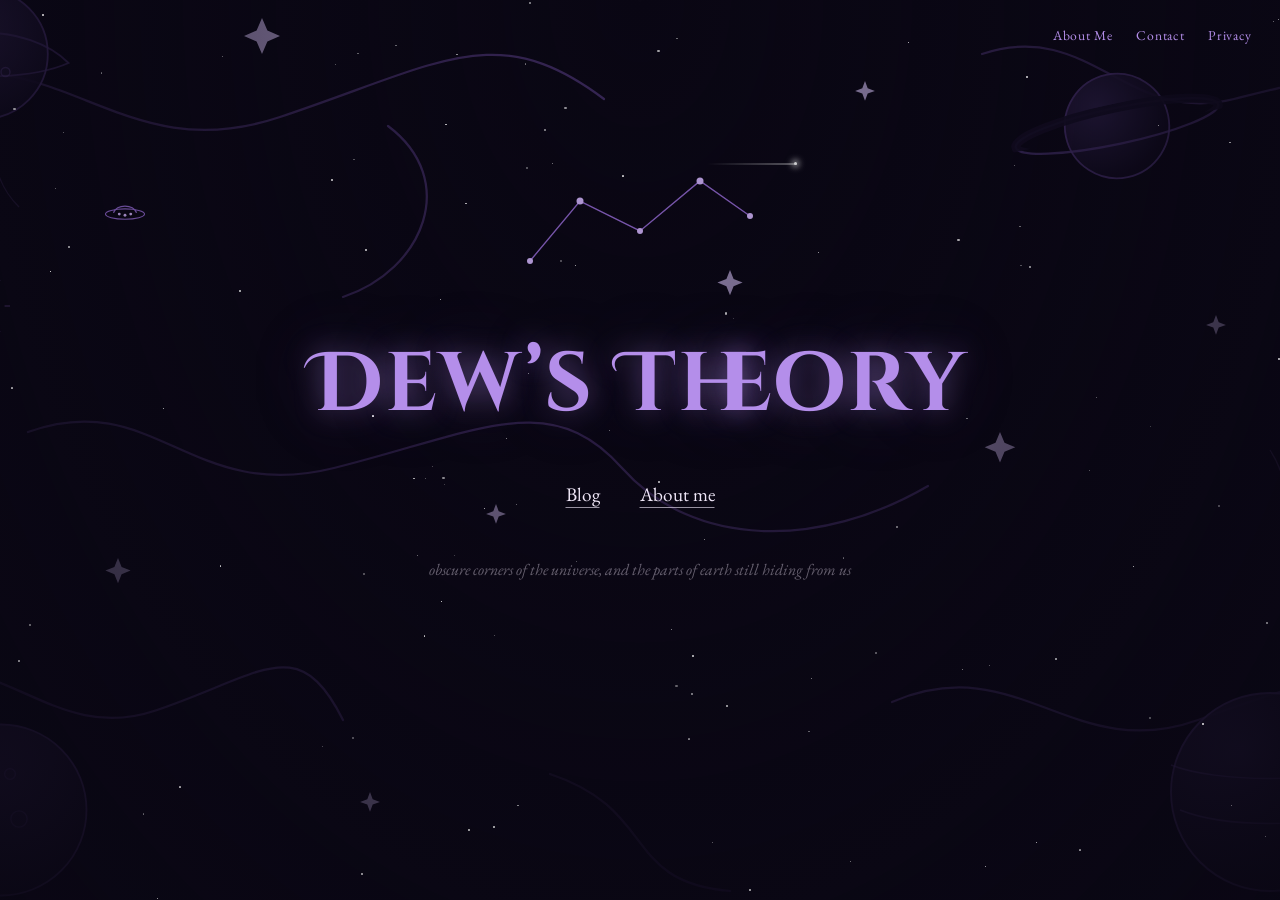
<file: index.html>
<!DOCTYPE html>
<html lang="en">
<head>
<meta charset="UTF-8">
<meta name="viewport" content="width=device-width, initial-scale=1.0">
<title>Dew's Theory</title>
<meta name="description" content="Dew's Theory — obscure essays on the universe and the hidden corners of Earth.">
<link rel="stylesheet" href="styles.css">
</head>
<body>

  <div class="bg-art"><img src="bg-art.svg" alt="" role="presentation"></div>
  <div class="bg-veil"></div>
  <div id="stars"></div>
  <div class="shooting-star" aria-hidden="true"></div>
  <svg class="doodle-ufo" viewBox="0 0 80 50" fill="none" xmlns="http://www.w3.org/2000/svg" aria-hidden="true">
    <ellipse cx="40" cy="28" rx="34" ry="9" stroke="#8a63c4" stroke-width="2"/>
    <path d="M 20 26 C 24 10, 56 10, 60 26" stroke="#8a63c4" stroke-width="2" fill="none"/>
    <circle cx="30" cy="28" r="2.5" fill="#cbaef2"/>
    <circle cx="40" cy="30" r="2.5" fill="#cbaef2"/>
    <circle cx="50" cy="28" r="2.5" fill="#cbaef2"/>
  </svg>

  <nav class="utility-nav" aria-label="Utility">
    <a href="about.html">About Me</a>
    <a href="contact.html">Contact</a>
    <a href="privacy.html">Privacy</a>
  </nav>

  <main class="hero">
    <svg class="constellation" viewBox="0 0 260 140" fill="none" xmlns="http://www.w3.org/2000/svg" aria-hidden="true">
      <path d="M 20 100 L 70 40 L 130 70 L 190 20 L 240 55" stroke="#8a63c4" stroke-width="1.4" stroke-linecap="round"/>
      <circle cx="20" cy="100" r="3" fill="#cbaef2"/>
      <circle cx="70" cy="40" r="3.5" fill="#cbaef2"/>
      <circle cx="130" cy="70" r="3" fill="#cbaef2"/>
      <circle cx="190" cy="20" r="3.5" fill="#cbaef2"/>
      <circle cx="240" cy="55" r="3" fill="#cbaef2"/>
    </svg>

    <h1 class="wordmark">Dew&rsquo;s&nbsp;Theory</h1>

    <nav class="hero-nav" aria-label="Primary">
      <a href="blog.html">Blog</a>
      <a href="about.html">About me</a>
    </nav>

    <p class="hero-tag">obscure corners of the universe, and the parts of earth still hiding from us</p>
  </main>

  <script src="script.js"></script>
</body>
</html>
</file>
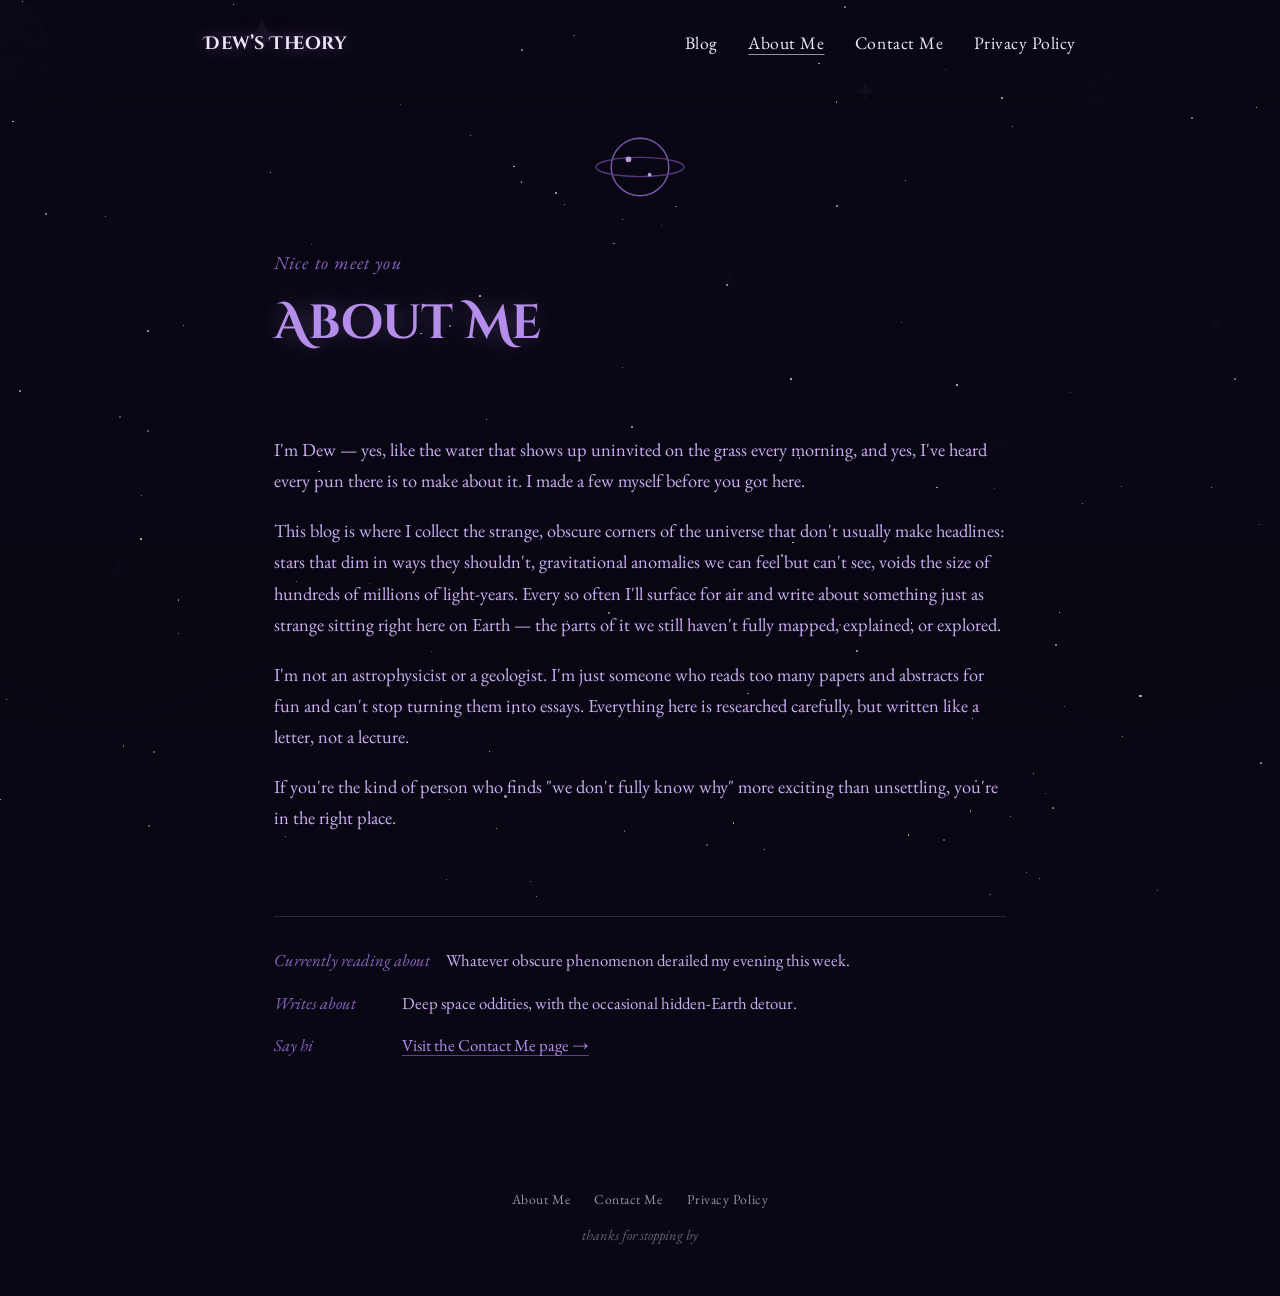
<file: about.html>
<!DOCTYPE html>
<html lang="en">
<head>
<meta charset="UTF-8">
<meta name="viewport" content="width=device-width, initial-scale=1.0">
<title>About Me — Dew's Theory</title>
<meta name="description" content="A little about the person writing Dew's Theory.">
<link rel="stylesheet" href="styles.css">
</head>
<body class="inner page-purple">

  <div class="bg-art"><img src="bg-art.svg" alt="" role="presentation"></div>
  <div class="bg-veil"></div>
  <div id="stars"></div>

  <nav class="site-nav" aria-label="Primary">
    <a class="brand-mini" href="index.html">Dew&rsquo;s Theory</a>
    <div class="nav-links">
      <a href="blog.html">Blog</a>
      <a href="about.html" class="active">About Me</a>
      <a href="contact.html">Contact Me</a>
      <a href="privacy.html">Privacy Policy</a>
    </div>
  </nav>

  <div class="page-wrap about-layout">
    <svg class="about-sigil" viewBox="0 0 100 100" fill="none" xmlns="http://www.w3.org/2000/svg" aria-hidden="true">
      <circle cx="50" cy="50" r="30" stroke="#8a63c4" stroke-width="1.5"/>
      <ellipse cx="50" cy="50" rx="46" ry="10" stroke="#5b3f8a" stroke-width="1.5"/>
      <circle cx="38" cy="42" r="3" fill="#cbaef2"/>
      <circle cx="60" cy="58" r="2" fill="#cbaef2"/>
    </svg>

    <div>
      <p class="eyebrow">Nice to meet you</p>
      <h1 class="page-title">About Me</h1>
    </div>

    <div class="about-body">
      <p>I'm Dew — yes, like the water that shows up uninvited on the grass every morning, and yes, I've heard every pun there is to make about it. I made a few myself before you got here.</p>
      <p>This blog is where I collect the strange, obscure corners of the universe that don't usually make headlines: stars that dim in ways they shouldn't, gravitational anomalies we can feel but can't see, voids the size of hundreds of millions of light-years. Every so often I'll surface for air and write about something just as strange sitting right here on Earth — the parts of it we still haven't fully mapped, explained, or explored.</p>
      <p>I'm not an astrophysicist or a geologist. I'm just someone who reads too many papers and abstracts for fun and can't stop turning them into essays. Everything here is researched carefully, but written like a letter, not a lecture.</p>
      <p>If you're the kind of person who finds "we don't fully know why" more exciting than unsettling, you're in the right place.</p>
    </div>

    <ul class="about-facts">
      <li><span class="fact-label">Currently reading about</span><span>Whatever obscure phenomenon derailed my evening this week.</span></li>
      <li><span class="fact-label">Writes about</span><span>Deep space oddities, with the occasional hidden-Earth detour.</span></li>
      <li><span class="fact-label">Say hi</span><span><a class="contact-link" href="contact.html">Visit the Contact Me page →</a></span></li>
    </ul>
  </div>

  <footer class="site-footer">
    <nav class="footer-nav" aria-label="Footer">
      <a href="about.html">About Me</a>
      <a href="contact.html">Contact Me</a>
      <a href="privacy.html">Privacy Policy</a>
    </nav>
    thanks for stopping by
  </footer>

  <script src="script.js"></script>
</body>
</html>
</file>
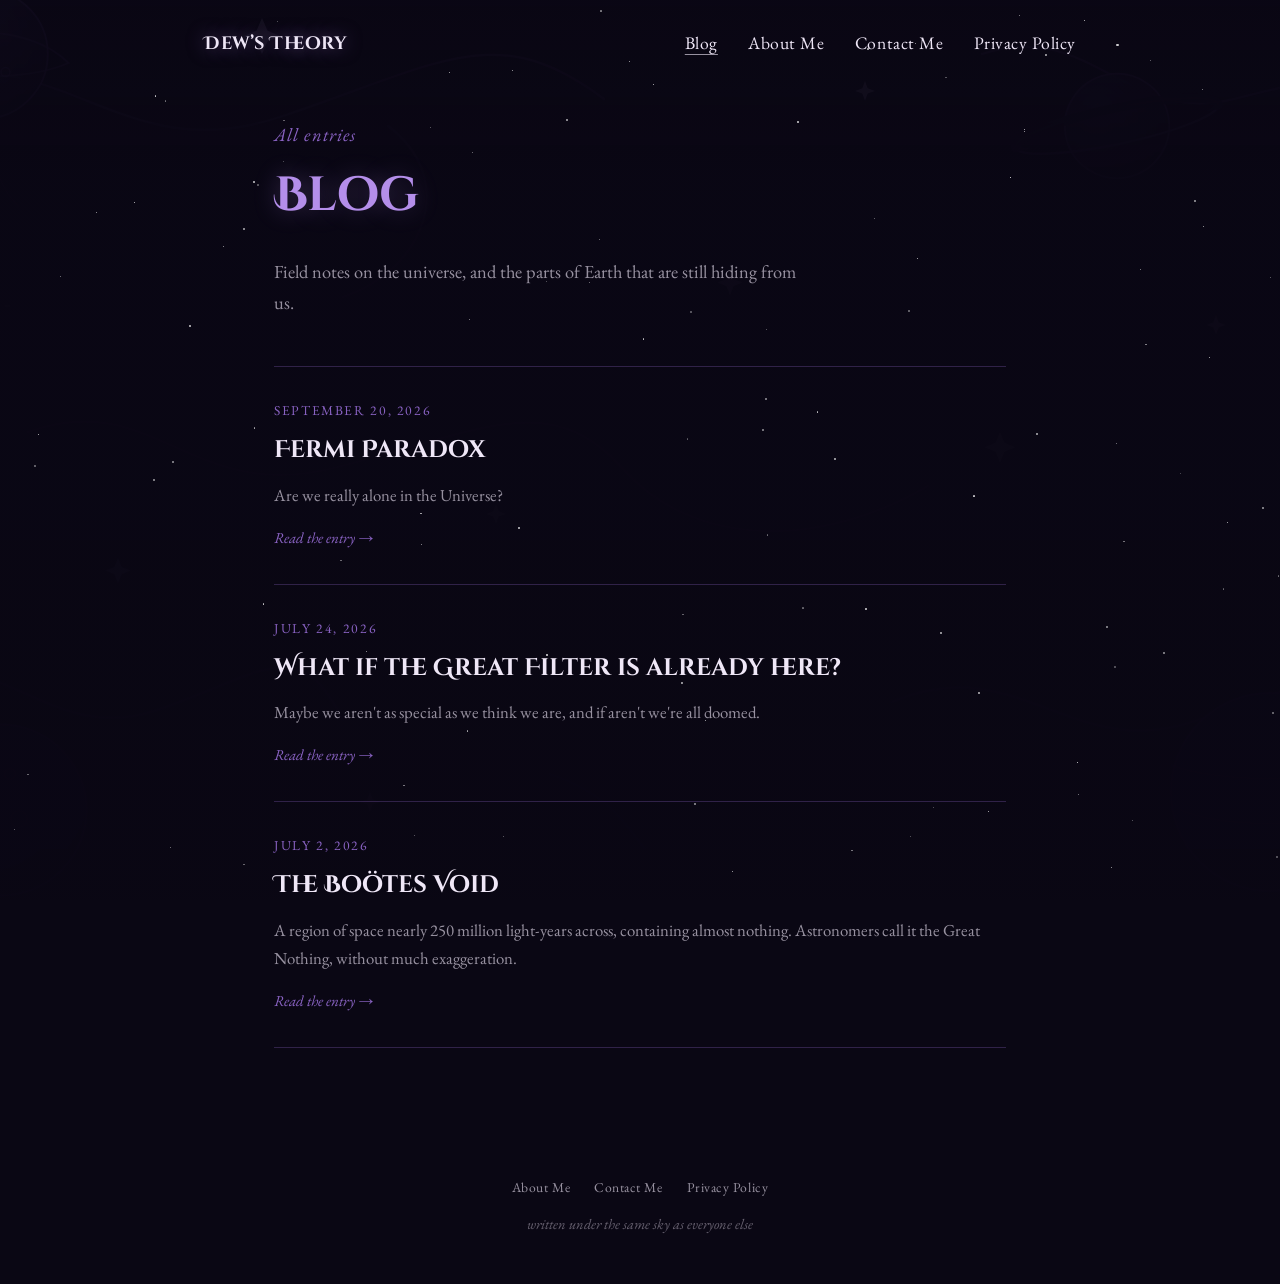
<file: blog.html>
<!DOCTYPE html>
<html lang="en">
<head>
<meta charset="UTF-8">
<meta name="viewport" content="width=device-width, initial-scale=1.0">
<title>Blog — Dew's Theory</title>
<meta name="description" content="Field notes on the universe, and the hidden corners of Earth, from Dew's Theory.">
<link rel="stylesheet" href="styles.css">
</head>
<body class="inner">

  <div class="bg-art"><img src="bg-art.svg" alt="" role="presentation"></div>
  <div class="bg-veil"></div>
  <div id="stars"></div>

  <nav class="site-nav" aria-label="Primary">
    <a class="brand-mini" href="index.html">Dew&rsquo;s Theory</a>
    <div class="nav-links">
      <a href="blog.html" class="active">Blog</a>
      <a href="about.html">About Me</a>
      <a href="contact.html">Contact Me</a>
      <a href="privacy.html">Privacy Policy</a>
    </div>
  </nav>

  <div class="page-wrap">
    <p class="eyebrow">All entries</p>
    <h1 class="page-title">Blog</h1>
    <p class="page-intro">Field notes on the universe, and the parts of Earth that are still hiding from us.</p>

    <div class="post-list" id="post-list"></div>
  </div>

  <footer class="site-footer">
    <nav class="footer-nav" aria-label="Footer">
      <a href="about.html">About Me</a>
      <a href="contact.html">Contact Me</a>
      <a href="privacy.html">Privacy Policy</a>
    </nav>
    written under the same sky as everyone else
  </footer>

  <script src="script.js"></script>
  <script src="posts.js"></script>
  <script src="blog-list.js"></script>
</body>
</html>
</file>
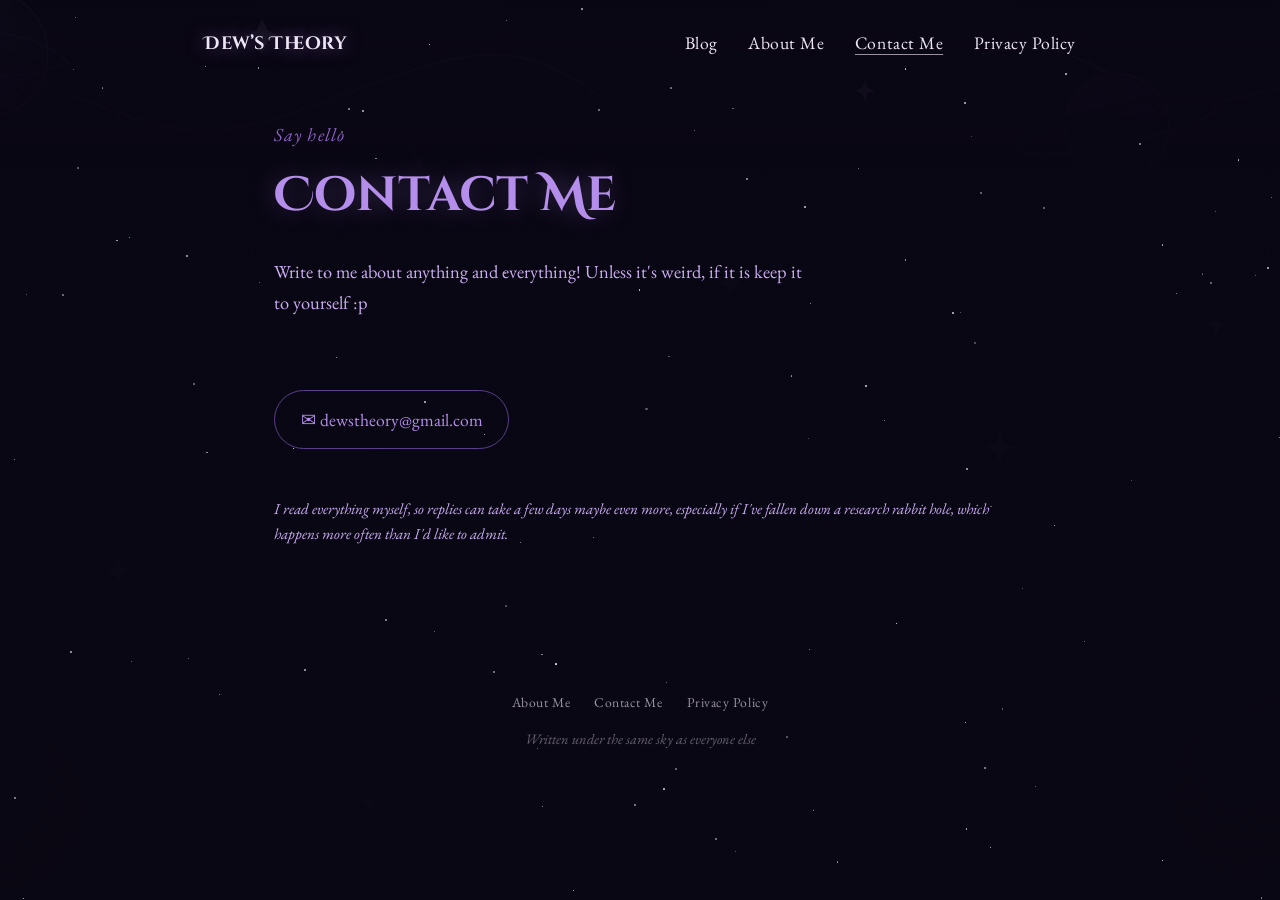
<file: contact.html>
<!DOCTYPE html>
<html lang="en">
<head>
<meta charset="UTF-8">
<meta name="viewport" content="width=device-width, initial-scale=1.0">
<title>Contact Me — Dew's Theory</title>
<meta name="description" content="Get in touch with Dew's Theory.">
<link rel="stylesheet" href="styles.css">
</head>
<body class="inner page-purple">

  <div class="bg-art"><img src="bg-art.svg" alt="" role="presentation"></div>
  <div class="bg-veil"></div>
  <div id="stars"></div>

  <nav class="site-nav" aria-label="Primary">
    <a class="brand-mini" href="index.html">Dew&rsquo;s Theory</a>
    <div class="nav-links">
      <a href="blog.html">Blog</a>
      <a href="about.html">About Me</a>
      <a href="contact.html" class="active">Contact Me</a>
      <a href="privacy.html">Privacy Policy</a>
    </div>
  </nav>

  <div class="page-wrap">
    <p class="eyebrow">Say hello</p>
    <h1 class="page-title">Contact Me</h1>
    <p class="page-intro">Write to me about anything and everything! Unless it's weird, if it is keep it to yourself :p </p>

    <a class="contact-cta" href="mailto:dewstheory@gmail.com">✉ dewstheory@gmail.com</a>

    <p class="contact-note">I read everything myself, so replies can take a few days maybe even more, especially if I've fallen down a research rabbit hole, which happens more often than I'd like to admit.</p>
  </div>

  <footer class="site-footer">
    <nav class="footer-nav" aria-label="Footer">
      <a href="about.html">About Me</a>
      <a href="contact.html">Contact Me</a>
      <a href="privacy.html">Privacy Policy</a>
    </nav>
    Written under the same sky as everyone else
  </footer>

  <script src="script.js"></script>
</body>
</html>
</file>
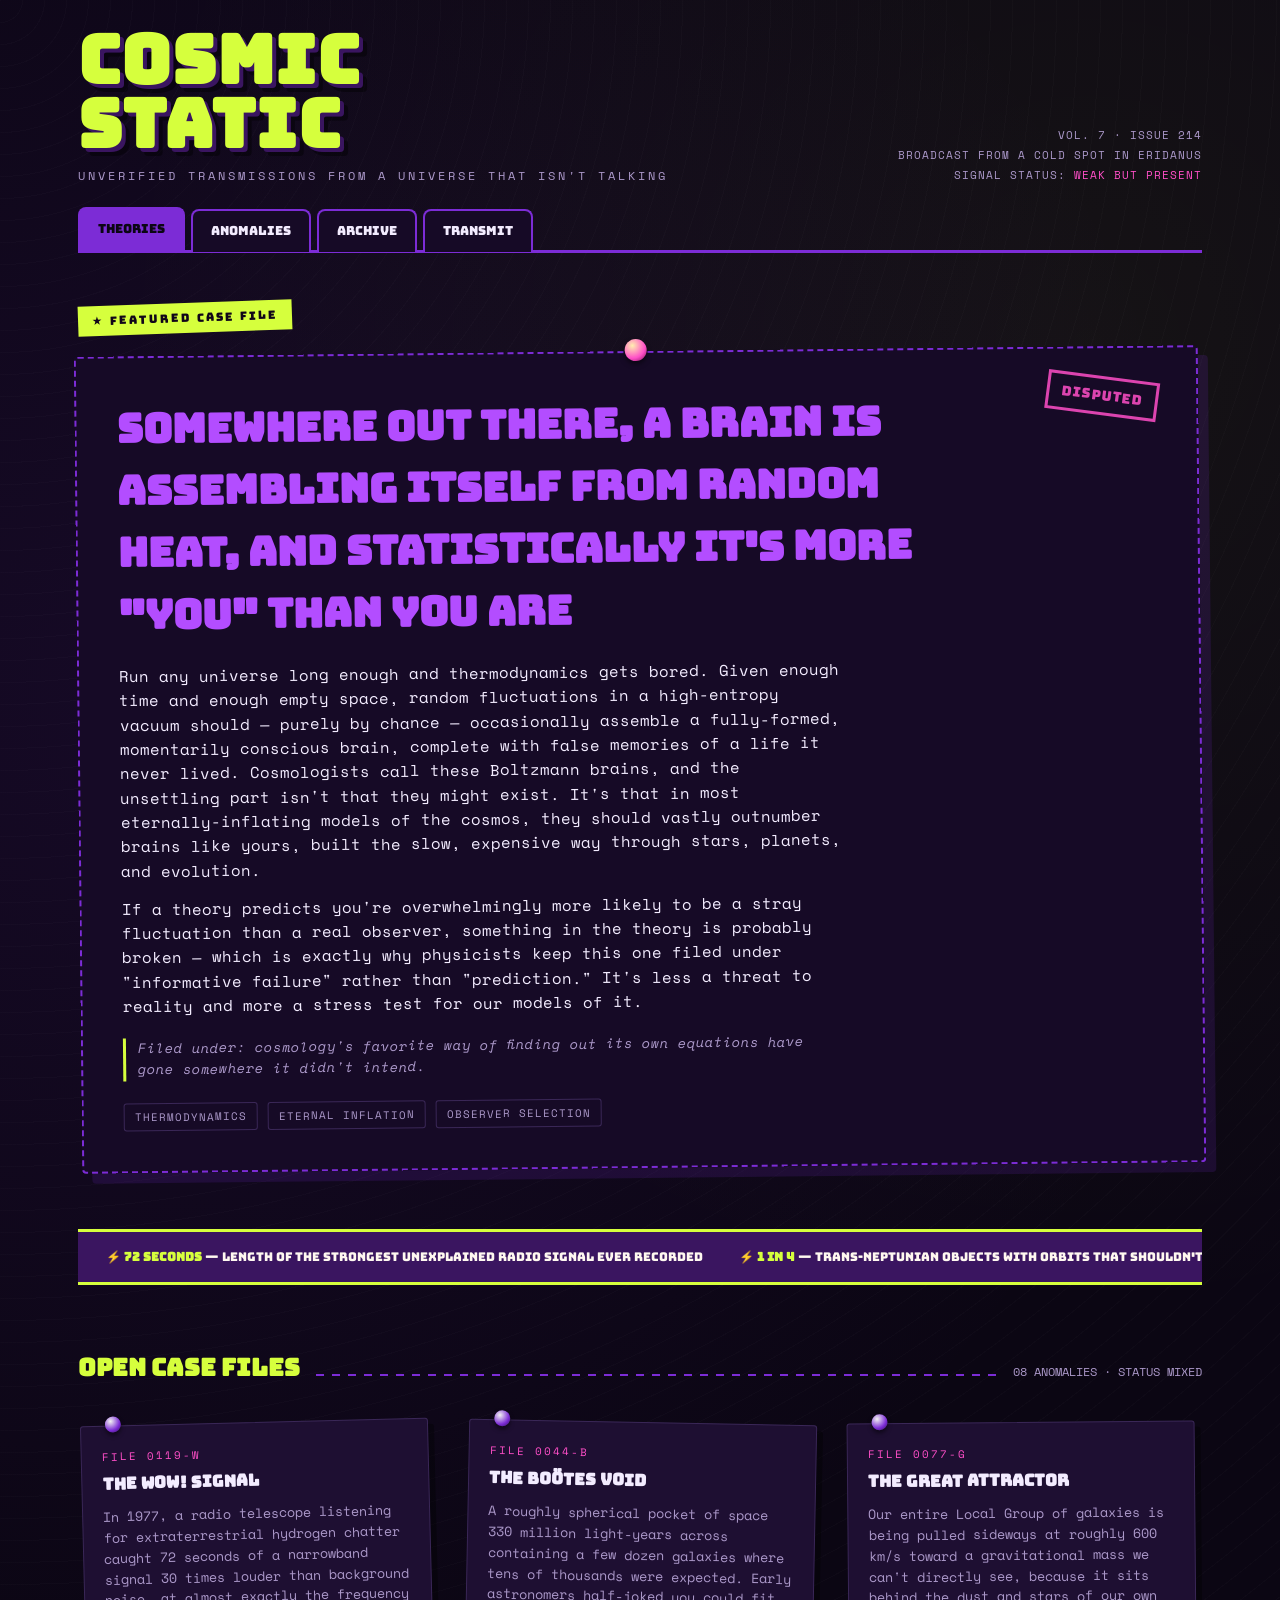
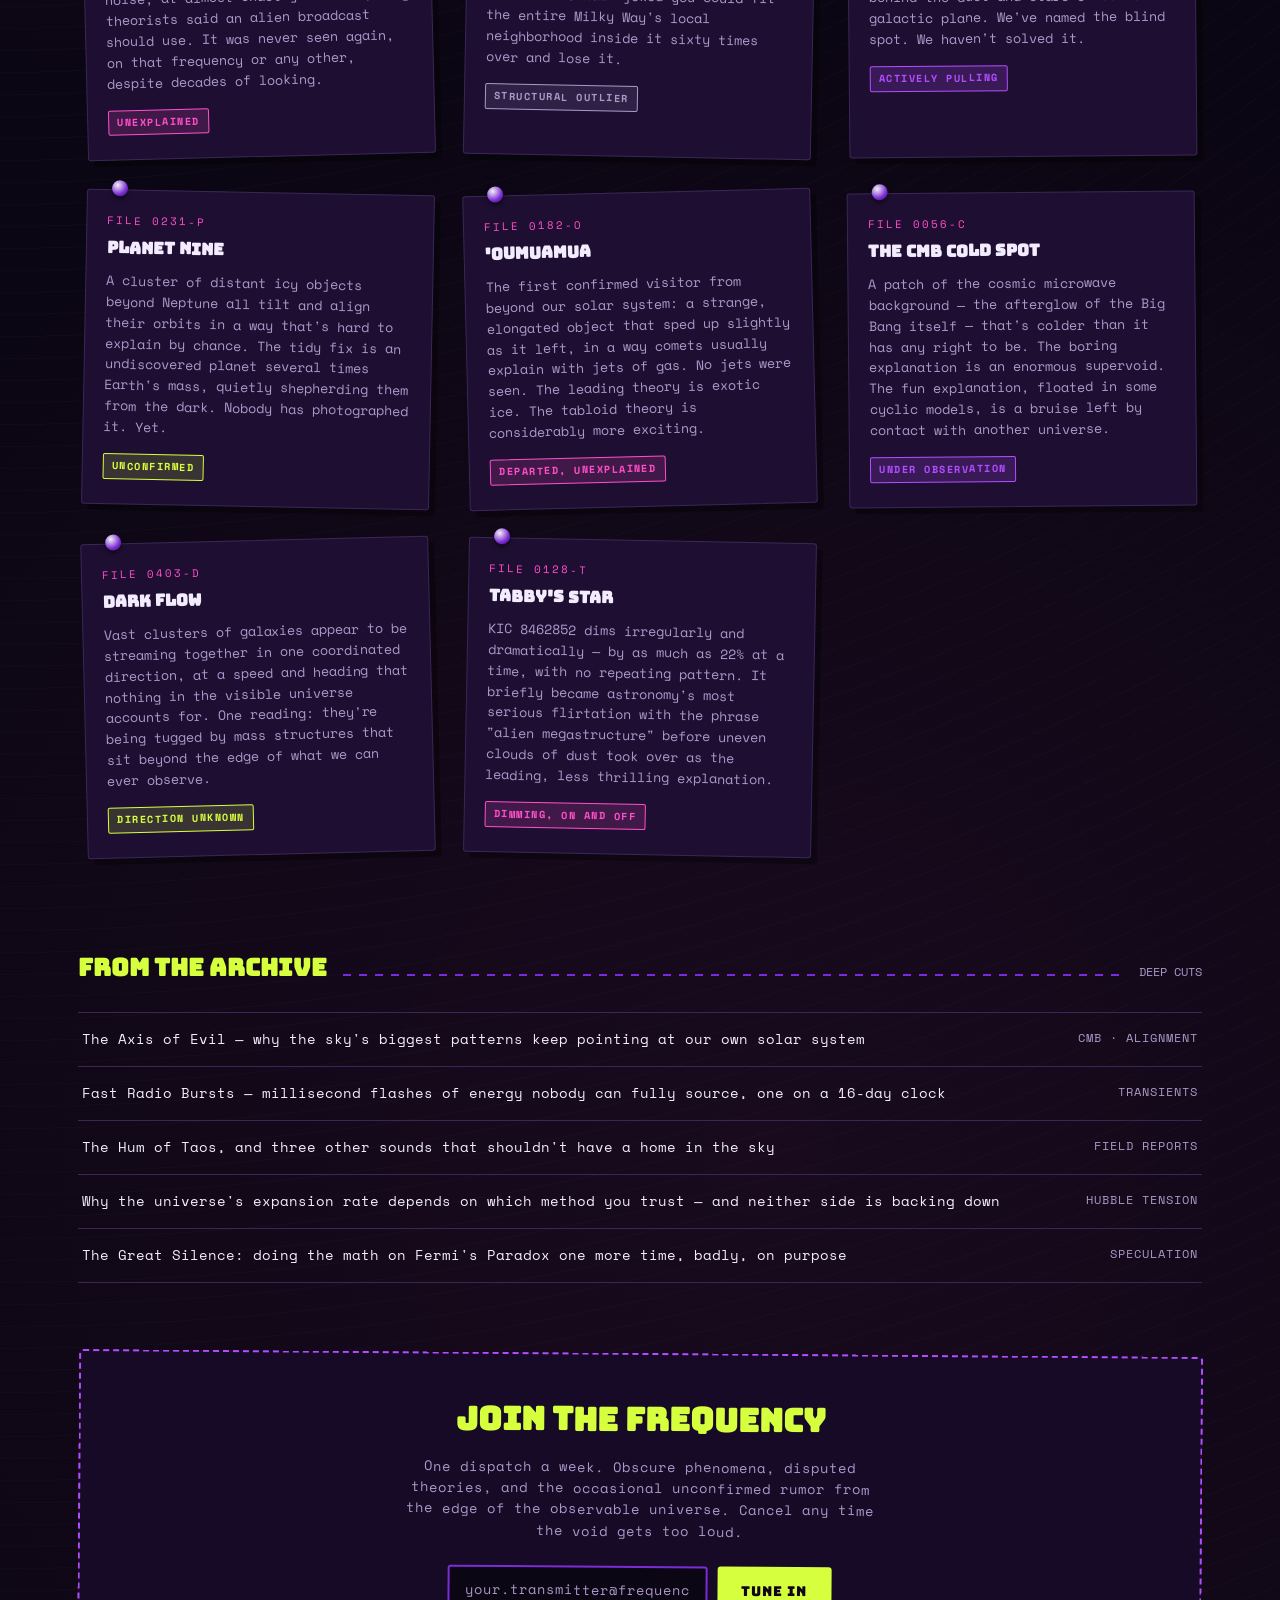
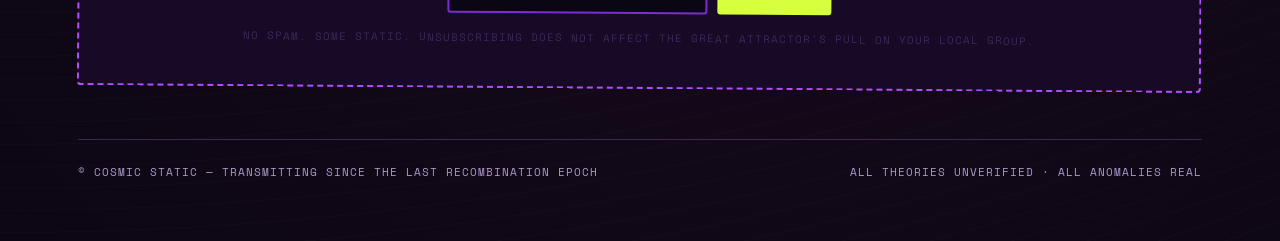
<file: cosmic-static.html>
<!DOCTYPE html>
<html lang="en">
<head>
<meta charset="UTF-8">
<meta name="viewport" content="width=device-width, initial-scale=1.0">
<title>COSMIC STATIC — Unverified Transmissions From the Universe</title>
<link rel="preconnect" href="https://fonts.googleapis.com">
<link href="https://fonts.googleapis.com/css2?family=Bungee&family=Space+Mono:ital,wght@0,400;0,700;1,400&display=swap" rel="stylesheet">
<style>
  :root{
    --bg:        #0b0613;
    --bg-panel:  #160a26;
    --bg-panel2: #1e0f32;
    --purple-deep:  #3a1560;
    --purple:       #7c2cd6;
    --purple-bright:#c874ff;
    --violet:    #b34dff;
    --lime:      #d6ff3d;
    --pink:      #ff4fc8;
    --text:      #f3ecff;
    --muted:     #ab98c9;
    --line:      #3a2757;
  }

  *{ box-sizing:border-box; margin:0; padding:0; }

  body{
    background-color: var(--bg);
    background-image:
      radial-gradient(circle at 15% 20%, rgba(124,44,214,0.10), transparent 35%),
      radial-gradient(circle at 85% 10%, rgba(214,255,61,0.05), transparent 30%),
      radial-gradient(circle at 60% 80%, rgba(255,79,200,0.06), transparent 40%),
      repeating-radial-gradient(circle at 0 0, rgba(255,255,255,0.015) 0, rgba(255,255,255,0.015) 1px, transparent 1px, transparent 22px);
    color: var(--text);
    font-family:'Space Mono', monospace;
    line-height:1.55;
    padding-bottom: 60px;
  }

  a{ color:inherit; }

  .wrap{
    max-width:1180px;
    margin:0 auto;
    padding:0 28px;
  }

  /* ===== MASTHEAD ===== */
  header.masthead{
    border-bottom: 3px solid var(--purple);
    padding: 28px 0 0 0;
    position:relative;
  }
  .masthead-inner{
    display:flex;
    justify-content:space-between;
    align-items:flex-end;
    flex-wrap:wrap;
    gap:16px;
    padding-bottom:22px;
  }
  .logo-block h1{
    font-family:'Bungee', sans-serif;
    font-size: clamp(2.4rem, 6vw, 4.2rem);
    letter-spacing:1px;
    color: var(--lime);
    text-shadow: 4px 4px 0 var(--purple-deep), 8px 8px 0 rgba(0,0,0,0.4);
    line-height:0.95;
  }
  .logo-block .sub{
    margin-top:10px;
    color: var(--muted);
    font-size:0.78rem;
    letter-spacing:3px;
    text-transform:uppercase;
  }
  .masthead-meta{
    text-align:right;
    font-size:0.7rem;
    color: var(--muted);
    letter-spacing:1px;
    line-height:1.8;
  }
  .masthead-meta .blink-free{
    color: var(--pink);
  }

  nav.tabs{
    display:flex;
    gap:6px;
    flex-wrap:wrap;
  }
  nav.tabs a{
    font-family:'Bungee', sans-serif;
    font-size:0.78rem;
    text-decoration:none;
    color: var(--text);
    background: var(--bg-panel);
    border: 2px solid var(--purple);
    border-bottom:none;
    padding:10px 18px 12px 18px;
    border-radius: 8px 8px 0 0;
    transform: translateY(2px);
  }
  nav.tabs a:first-child{
    background: var(--purple);
    color: var(--bg);
    transform: translateY(0);
  }
  nav.tabs a:hover{
    background: var(--purple-deep);
    color: var(--lime);
  }

  /* ===== HERO / FEATURED CASE FILE ===== */
  section.hero{
    margin-top:50px;
    position:relative;
  }
  .hero-label{
    display:inline-block;
    font-family:'Bungee', sans-serif;
    font-size:0.72rem;
    letter-spacing:2px;
    background: var(--lime);
    color: #100519;
    padding:6px 14px;
    transform: rotate(-2deg);
    margin-bottom:18px;
  }

  .hero-card{
    background: var(--bg-panel);
    border: 2px dashed var(--purple);
    border-radius: 4px;
    padding: 40px;
    position:relative;
    transform: rotate(-0.6deg);
    box-shadow: 10px 10px 0 rgba(124,44,214,0.15);
  }
  .hero-card::before{
    content:"";
    position:absolute;
    top:-14px; left:50%;
    transform:translateX(-50%);
    width:22px; height:22px;
    background: radial-gradient(circle at 35% 30%, #ffefb0, var(--pink) 60%, #7a0f4f 100%);
    border-radius:50%;
    box-shadow: 0 3px 5px rgba(0,0,0,0.5);
  }
  .stamp{
    position:absolute;
    top:28px; right:38px;
    font-family:'Bungee', sans-serif;
    font-size:0.85rem;
    color: var(--pink);
    border: 3px solid var(--pink);
    padding: 6px 12px;
    transform: rotate(8deg);
    letter-spacing:1px;
    opacity:0.85;
  }
  .hero-card h2{
    font-family:'Bungee', sans-serif;
    font-size: clamp(1.6rem, 3.4vw, 2.5rem);
    color: var(--violet);
    max-width: 80%;
    margin-bottom:18px;
  }
  .hero-card p{
    color: var(--text);
    max-width: 720px;
    font-size:0.98rem;
    margin-bottom:14px;
  }
  .hero-card p.dossier-note{
    color: var(--muted);
    font-style: italic;
    font-size:0.85rem;
    border-left: 3px solid var(--lime);
    padding-left:12px;
    margin-top:20px;
  }
  .hero-tags{
    margin-top:22px;
    display:flex;
    gap:10px;
    flex-wrap:wrap;
  }
  .tag{
    font-size:0.68rem;
    letter-spacing:1px;
    padding:5px 10px;
    border:1px solid var(--line);
    color: var(--muted);
    border-radius:3px;
  }

  /* ===== SECTION HEADS ===== */
  .section-head{
    display:flex;
    align-items:baseline;
    gap:16px;
    margin: 64px 0 26px 0;
  }
  .section-head h3{
    font-family:'Bungee', sans-serif;
    font-size:1.5rem;
    color: var(--lime);
  }
  .section-head .rule{
    flex:1;
    height:2px;
    background: repeating-linear-gradient(90deg, var(--purple), var(--purple) 8px, transparent 8px, transparent 16px);
  }
  .section-head span.count{
    color: var(--muted);
    font-size:0.75rem;
  }

  /* ===== CORKBOARD GRID ===== */
  .board{
    display:grid;
    grid-template-columns: repeat(auto-fill, minmax(260px, 1fr));
    gap: 34px;
    padding: 10px 6px 30px 6px;
  }

  .card{
    background: var(--bg-panel2);
    border: 1px solid var(--line);
    border-radius:3px;
    padding: 22px 20px 24px 20px;
    position:relative;
    box-shadow: 6px 6px 0 rgba(0,0,0,0.35);
  }
  .card:nth-child(odd){  transform: rotate(-1.4deg); }
  .card:nth-child(even){ transform: rotate(1.1deg); }
  .card:nth-child(3n){   transform: rotate(-0.5deg); }

  .card::before{
    content:"";
    position:absolute;
    top:-10px; left:24px;
    width:16px; height:16px;
    border-radius:50%;
    background: radial-gradient(circle at 35% 30%, #f2f2f2, var(--purple) 60%, #2a0e4c 100%);
    box-shadow: 0 3px 4px rgba(0,0,0,0.5);
  }
  .card .file-no{
    font-size:0.68rem;
    color: var(--pink);
    letter-spacing:2px;
    margin-bottom:8px;
  }
  .card h4{
    font-family:'Bungee', sans-serif;
    font-size:1.02rem;
    color: var(--text);
    margin-bottom:12px;
    line-height:1.3;
  }
  .card p{
    font-size:0.84rem;
    color: var(--muted);
    margin-bottom:14px;
  }
  .status{
    display:inline-block;
    font-size:0.64rem;
    letter-spacing:1.5px;
    padding:4px 8px;
    border-radius:2px;
    font-weight:bold;
  }
  .status.unresolved{ background: rgba(214,255,61,0.15); color: var(--lime); border:1px solid var(--lime); }
  .status.disputed{   background: rgba(255,79,200,0.15); color: var(--pink); border:1px solid var(--pink); }
  .status.active{     background: rgba(179,77,255,0.18); color: var(--violet); border:1px solid var(--violet); }
  .status.classified{ background: rgba(171,152,201,0.12); color: var(--muted); border:1px solid var(--muted); }

  /* ===== STATIC STRIP ===== */
  .static-strip{
    margin-top:60px;
    background: var(--purple-deep);
    border-top: 3px solid var(--lime);
    border-bottom: 3px solid var(--lime);
    padding: 16px 0;
    overflow-x:auto;
  }
  .static-strip .strip-inner{
    display:flex;
    gap:36px;
    font-family:'Bungee', sans-serif;
    font-size:0.75rem;
    color: var(--bg);
    white-space:nowrap;
    padding:0 28px;
  }
  .static-strip .strip-inner span{
    color: #fff8f0;
  }
  .static-strip .strip-inner b{ color: var(--lime); }

  /* ===== ARCHIVE / TICKER LIST ===== */
  .archive-list{
    margin-top:10px;
    border-top:1px solid var(--line);
  }
  .archive-row{
    display:flex;
    justify-content:space-between;
    gap:20px;
    padding:16px 4px;
    border-bottom:1px solid var(--line);
    font-size:0.85rem;
  }
  .archive-row .a-title{ color: var(--text); }
  .archive-row .a-tag{ color: var(--muted); font-size:0.72rem; letter-spacing:1px; white-space:nowrap; }

  /* ===== SUBSCRIBE / FOOTER ===== */
  .subscribe{
    margin-top: 70px;
    background: var(--bg-panel);
    border: 2px dashed var(--violet);
    border-radius:4px;
    padding: 40px;
    text-align:center;
    transform: rotate(0.4deg);
  }
  .subscribe h3{
    font-family:'Bungee', sans-serif;
    font-size: clamp(1.3rem, 3vw, 2rem);
    color: var(--lime);
    margin-bottom:12px;
  }
  .subscribe p{
    color: var(--muted);
    max-width:480px;
    margin: 0 auto 24px auto;
    font-size:0.86rem;
  }
  .subscribe form{
    display:flex;
    justify-content:center;
    gap:10px;
    flex-wrap:wrap;
  }
  .subscribe input[type=email]{
    background: var(--bg);
    border: 2px solid var(--purple);
    color: var(--text);
    padding: 12px 16px;
    font-family:'Space Mono', monospace;
    font-size:0.85rem;
    border-radius:3px;
    min-width:260px;
  }
  .subscribe input[type=email]::placeholder{ color: var(--muted); }
  .subscribe button{
    font-family:'Bungee', sans-serif;
    background: var(--lime);
    color: #100519;
    border: none;
    padding: 12px 24px;
    font-size:0.85rem;
    border-radius:3px;
    cursor:pointer;
    letter-spacing:1px;
  }
  .subscribe button:hover{ background: var(--pink); color:#fff; }
  .fine-print{
    margin-top:16px;
    font-size:0.68rem;
    color: var(--line);
    letter-spacing:1px;
  }

  footer{
    margin-top:50px;
    padding-top:24px;
    border-top:1px solid var(--line);
    display:flex;
    justify-content:space-between;
    flex-wrap:wrap;
    gap:12px;
    font-size:0.68rem;
    color: var(--muted);
    letter-spacing:1px;
  }

  @media (max-width:600px){
    .hero-card{ padding:26px; }
    .hero-card h2{ max-width:100%; }
    .stamp{ position:static; display:inline-block; margin-bottom:16px; transform:rotate(-3deg); }
  }
</style>
</head>
<body>

<div class="wrap">

  <header class="masthead">
    <div class="masthead-inner">
      <div class="logo-block">
        <h1>COSMIC<br>STATIC</h1>
        <div class="sub">Unverified transmissions from a universe that isn't talking</div>
      </div>
      <div class="masthead-meta">
        VOL. 7 · ISSUE 214<br>
        BROADCAST FROM A COLD SPOT IN ERIDANUS<br>
        SIGNAL STATUS: <span class="blink-free">WEAK BUT PRESENT</span>
      </div>
    </div>
    <nav class="tabs">
      <a href="#">THEORIES</a>
      <a href="#anomalies">ANOMALIES</a>
      <a href="#archive">ARCHIVE</a>
      <a href="#transmit">TRANSMIT</a>
    </nav>
  </header>

  <section class="hero">
    <div class="hero-label">★ FEATURED CASE FILE</div>
    <div class="hero-card">
      <div class="stamp">DISPUTED</div>
      <h2>Somewhere Out There, a Brain Is Assembling Itself From Random Heat, and Statistically It's More "You" Than You Are</h2>
      <p>
        Run any universe long enough and thermodynamics gets bored. Given enough time and enough empty space, random fluctuations
        in a high-entropy vacuum should — purely by chance — occasionally assemble a fully-formed, momentarily conscious brain,
        complete with false memories of a life it never lived. Cosmologists call these Boltzmann brains, and the unsettling part
        isn't that they might exist. It's that in most eternally-inflating models of the cosmos, they should vastly outnumber
        brains like yours, built the slow, expensive way through stars, planets, and evolution.
      </p>
      <p>
        If a theory predicts you're overwhelmingly more likely to be a stray fluctuation than a real observer, something in the
        theory is probably broken — which is exactly why physicists keep this one filed under "informative failure" rather than
        "prediction." It's less a threat to reality and more a stress test for our models of it.
      </p>
      <p class="dossier-note">Filed under: cosmology's favorite way of finding out its own equations have gone somewhere it didn't intend.</p>
      <div class="hero-tags">
        <span class="tag">THERMODYNAMICS</span>
        <span class="tag">ETERNAL INFLATION</span>
        <span class="tag">OBSERVER SELECTION</span>
      </div>
    </div>
  </section>

  <div class="static-strip">
    <div class="strip-inner">
      <span>⚡ <b>72 SECONDS</b> — length of the strongest unexplained radio signal ever recorded</span>
      <span>⚡ <b>1 IN 4</b> — trans-Neptunian objects with orbits that shouldn't line up, but do</span>
      <span>⚡ <b>16 DAYS</b> — the cycle on which one fast radio burst source keeps clearing its throat</span>
      <span>⚡ <b>330M LY</b> — width of the emptiest place we've ever mapped</span>
      <span>⚡ <b>22%</b> — how much one star's light vanished, with no agreed-upon reason</span>
    </div>
  </div>

  <section id="anomalies">
    <div class="section-head">
      <h3>OPEN CASE FILES</h3>
      <div class="rule"></div>
      <span class="count">08 ANOMALIES · STATUS MIXED</span>
    </div>

    <div class="board">

      <div class="card">
        <div class="file-no">FILE 0119-W</div>
        <h4>The Wow! Signal</h4>
        <p>In 1977, a radio telescope listening for extraterrestrial hydrogen chatter caught 72 seconds of a narrowband
        signal 30 times louder than background noise, at almost exactly the frequency theorists said an alien broadcast
        should use. It was never seen again, on that frequency or any other, despite decades of looking.</p>
        <span class="status disputed">UNEXPLAINED</span>
      </div>

      <div class="card">
        <div class="file-no">FILE 0044-B</div>
        <h4>The Boötes Void</h4>
        <p>A roughly spherical pocket of space 330 million light-years across containing a few dozen galaxies where
        tens of thousands were expected. Early astronomers half-joked you could fit the entire Milky Way's local
        neighborhood inside it sixty times over and lose it.</p>
        <span class="status classified">STRUCTURAL OUTLIER</span>
      </div>

      <div class="card">
        <div class="file-no">FILE 0077-G</div>
        <h4>The Great Attractor</h4>
        <p>Our entire Local Group of galaxies is being pulled sideways at roughly 600 km/s toward a gravitational mass
        we can't directly see, because it sits behind the dust and stars of our own galactic plane. We've named the
        blind spot. We haven't solved it.</p>
        <span class="status active">ACTIVELY PULLING</span>
      </div>

      <div class="card">
        <div class="file-no">FILE 0231-P</div>
        <h4>Planet Nine</h4>
        <p>A cluster of distant icy objects beyond Neptune all tilt and align their orbits in a way that's hard to explain
        by chance. The tidy fix is an undiscovered planet several times Earth's mass, quietly shepherding them from the
        dark. Nobody has photographed it. Yet.</p>
        <span class="status unresolved">UNCONFIRMED</span>
      </div>

      <div class="card">
        <div class="file-no">FILE 0182-O</div>
        <h4>'Oumuamua</h4>
        <p>The first confirmed visitor from beyond our solar system: a strange, elongated object that sped up slightly
        as it left, in a way comets usually explain with jets of gas. No jets were seen. The leading theory is exotic ice.
        The tabloid theory is considerably more exciting.</p>
        <span class="status disputed">DEPARTED, UNEXPLAINED</span>
      </div>

      <div class="card">
        <div class="file-no">FILE 0056-C</div>
        <h4>The CMB Cold Spot</h4>
        <p>A patch of the cosmic microwave background — the afterglow of the Big Bang itself — that's colder than it has
        any right to be. The boring explanation is an enormous supervoid. The fun explanation, floated in some cyclic
        models, is a bruise left by contact with another universe.</p>
        <span class="status active">UNDER OBSERVATION</span>
      </div>

      <div class="card">
        <div class="file-no">FILE 0403-D</div>
        <h4>Dark Flow</h4>
        <p>Vast clusters of galaxies appear to be streaming together in one coordinated direction, at a speed and heading
        that nothing in the visible universe accounts for. One reading: they're being tugged by mass structures that sit
        beyond the edge of what we can ever observe.</p>
        <span class="status unresolved">DIRECTION UNKNOWN</span>
      </div>

      <div class="card">
        <div class="file-no">FILE 0128-T</div>
        <h4>Tabby's Star</h4>
        <p>KIC 8462852 dims irregularly and dramatically — by as much as 22% at a time, with no repeating pattern. It briefly
        became astronomy's most serious flirtation with the phrase "alien megastructure" before uneven clouds of dust took
        over as the leading, less thrilling explanation.</p>
        <span class="status disputed">DIMMING, ON AND OFF</span>
      </div>

    </div>
  </section>

  <section id="archive">
    <div class="section-head">
      <h3>FROM THE ARCHIVE</h3>
      <div class="rule"></div>
      <span class="count">DEEP CUTS</span>
    </div>
    <div class="archive-list">
      <div class="archive-row">
        <span class="a-title">The Axis of Evil — why the sky's biggest patterns keep pointing at our own solar system</span>
        <span class="a-tag">CMB · ALIGNMENT</span>
      </div>
      <div class="archive-row">
        <span class="a-title">Fast Radio Bursts — millisecond flashes of energy nobody can fully source, one on a 16-day clock</span>
        <span class="a-tag">TRANSIENTS</span>
      </div>
      <div class="archive-row">
        <span class="a-title">The Hum of Taos, and three other sounds that shouldn't have a home in the sky</span>
        <span class="a-tag">FIELD REPORTS</span>
      </div>
      <div class="archive-row">
        <span class="a-title">Why the universe's expansion rate depends on which method you trust — and neither side is backing down</span>
        <span class="a-tag">HUBBLE TENSION</span>
      </div>
      <div class="archive-row">
        <span class="a-title">The Great Silence: doing the math on Fermi's Paradox one more time, badly, on purpose</span>
        <span class="a-tag">SPECULATION</span>
      </div>
    </div>
  </section>

  <section id="transmit" class="subscribe">
    <h3>JOIN THE FREQUENCY</h3>
    <p>One dispatch a week. Obscure phenomena, disputed theories, and the occasional unconfirmed rumor from the edge
    of the observable universe. Cancel any time the void gets too loud.</p>
    <form onsubmit="return false;">
      <input type="email" placeholder="your.transmitter@frequency.com" required>
      <button type="submit">TUNE IN</button>
    </form>
    <div class="fine-print">NO SPAM. SOME STATIC. UNSUBSCRIBING DOES NOT AFFECT THE GREAT ATTRACTOR'S PULL ON YOUR LOCAL GROUP.</div>
  </section>

  <footer>
    <span>© COSMIC STATIC — TRANSMITTING SINCE THE LAST RECOMBINATION EPOCH</span>
    <span>ALL THEORIES UNVERIFIED · ALL ANOMALIES REAL</span>
  </footer>

</div>

</body>
</html>
</file>
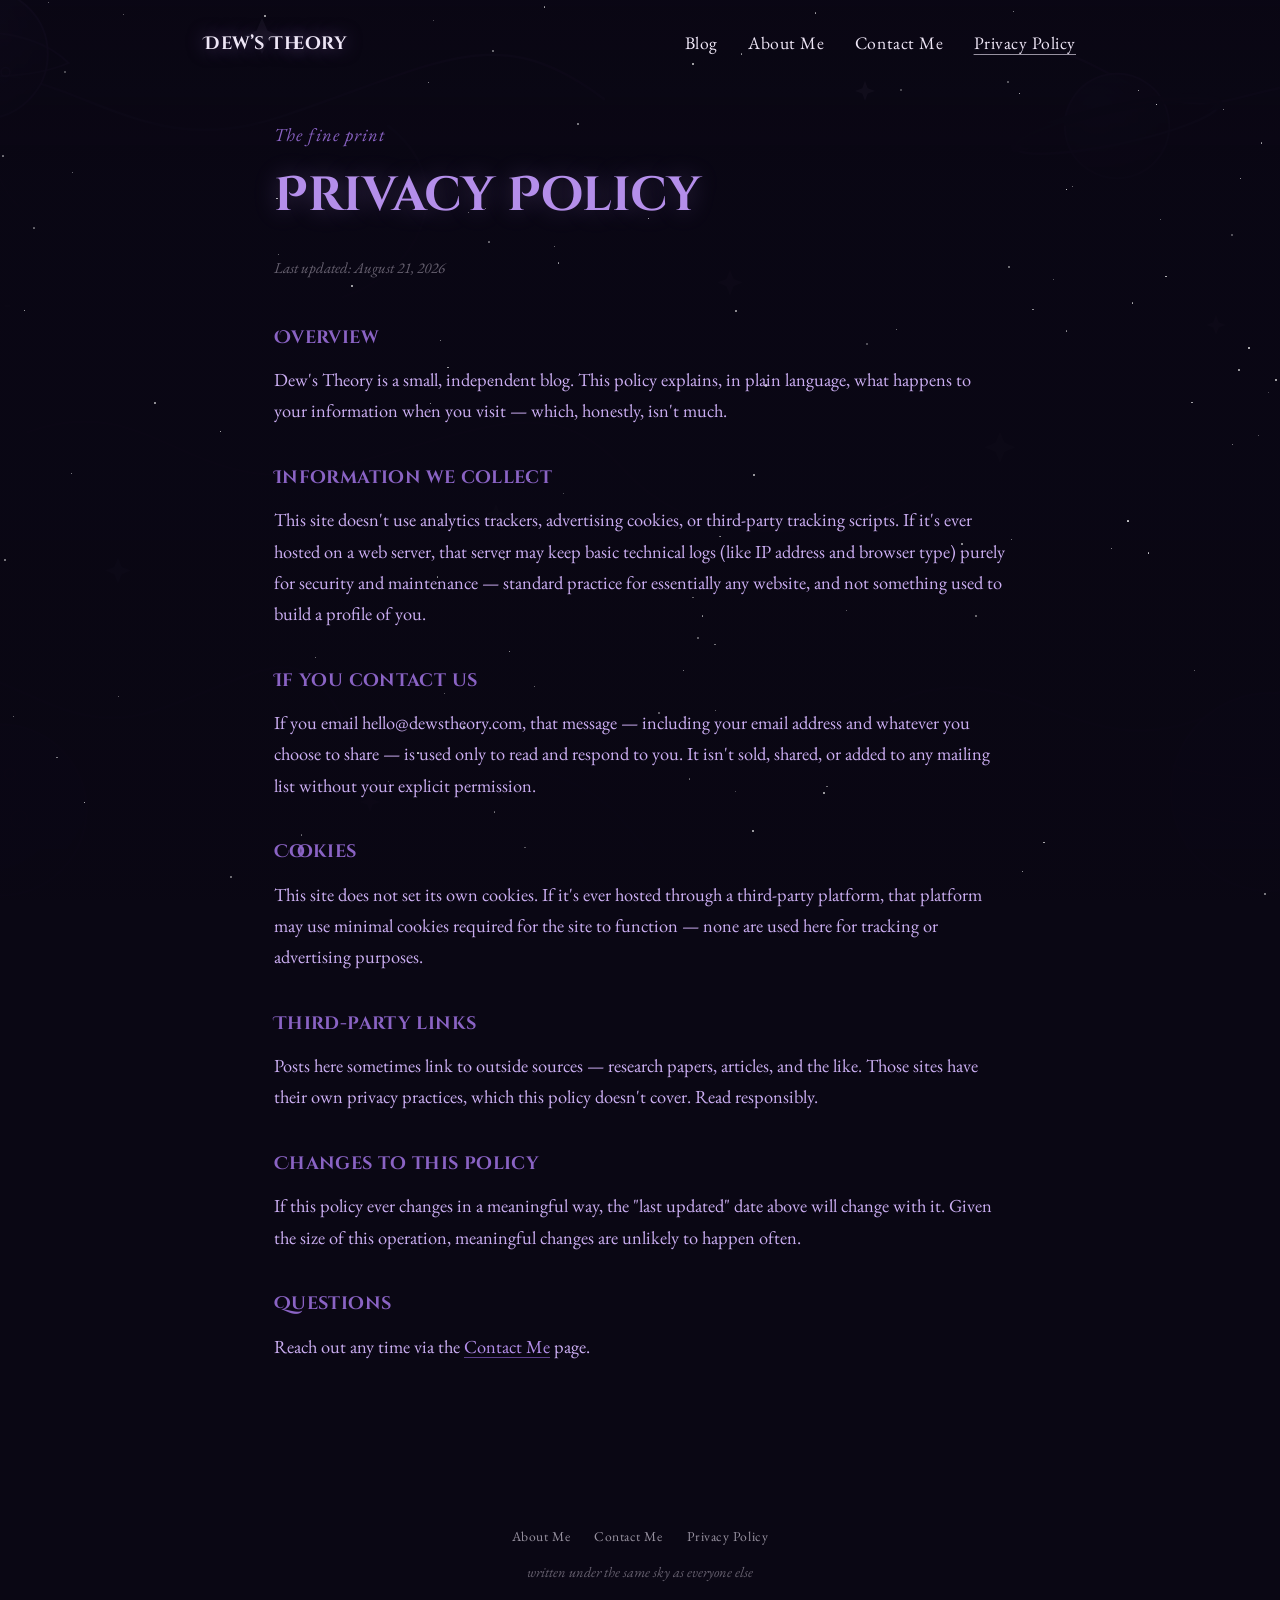
<file: privacy.html>
<!DOCTYPE html>
<html lang="en">
<head>
<meta charset="UTF-8">
<meta name="viewport" content="width=device-width, initial-scale=1.0">
<title>Privacy Policy — Dew's Theory</title>
<meta name="description" content="How Dew's Theory handles your information.">
<link rel="stylesheet" href="styles.css">
</head>
<body class="inner page-purple">

  <div class="bg-art"><img src="bg-art.svg" alt="" role="presentation"></div>
  <div class="bg-veil"></div>
  <div id="stars"></div>

  <nav class="site-nav" aria-label="Primary">
    <a class="brand-mini" href="index.html">Dew&rsquo;s Theory</a>
    <div class="nav-links">
      <a href="blog.html">Blog</a>
      <a href="about.html">About Me</a>
      <a href="contact.html">Contact Me</a>
      <a href="privacy.html" class="active">Privacy Policy</a>
    </div>
  </nav>

  <div class="page-wrap">
    <p class="eyebrow">The fine print</p>
    <h1 class="page-title">Privacy Policy</h1>
    <p class="policy-updated">Last updated: August 21, 2026</p>

    <div class="policy-section">
      <h2>Overview</h2>
      <p>Dew's Theory is a small, independent blog. This policy explains, in plain language, what happens to your information when you visit — which, honestly, isn't much.</p>
    </div>

    <div class="policy-section">
      <h2>Information we collect</h2>
      <p>This site doesn't use analytics trackers, advertising cookies, or third-party tracking scripts. If it's ever hosted on a web server, that server may keep basic technical logs (like IP address and browser type) purely for security and maintenance — standard practice for essentially any website, and not something used to build a profile of you.</p>
    </div>

    <div class="policy-section">
      <h2>If you contact us</h2>
      <p>If you email hello@dewstheory.com, that message — including your email address and whatever you choose to share — is used only to read and respond to you. It isn't sold, shared, or added to any mailing list without your explicit permission.</p>
    </div>

    <div class="policy-section">
      <h2>Cookies</h2>
      <p>This site does not set its own cookies. If it's ever hosted through a third-party platform, that platform may use minimal cookies required for the site to function — none are used here for tracking or advertising purposes.</p>
    </div>

    <div class="policy-section">
      <h2>Third-party links</h2>
      <p>Posts here sometimes link to outside sources — research papers, articles, and the like. Those sites have their own privacy practices, which this policy doesn't cover. Read responsibly.</p>
    </div>

    <div class="policy-section">
      <h2>Changes to this policy</h2>
      <p>If this policy ever changes in a meaningful way, the "last updated" date above will change with it. Given the size of this operation, meaningful changes are unlikely to happen often.</p>
    </div>

    <div class="policy-section">
      <h2>Questions</h2>
      <p>Reach out any time via the <a class="contact-link" href="contact.html">Contact Me</a> page.</p>
    </div>
  </div>

  <footer class="site-footer">
    <nav class="footer-nav" aria-label="Footer">
      <a href="about.html">About Me</a>
      <a href="contact.html">Contact Me</a>
      <a href="privacy.html">Privacy Policy</a>
    </nav>
    written under the same sky as everyone else
  </footer>

  <script src="script.js"></script>
</body>
</html>
</file>
<file: styles.css>
@import url('https://fonts.googleapis.com/css2?family=Cinzel+Decorative:wght@400;700;900&family=EB+Garamond:ital,wght@0,400;0,500;0,600;1,400;1,500&display=swap');

:root {
  --bg: #0a0714;
  --bg-soft: #120c1f;
  --panel: rgba(18, 12, 31, 0.72);
  --purple-strong: #b48eea;
  --purple-glow: #cbaef2;
  --purple-mid: #8a63c4;
  --purple-line: #5b3f8a;
  --cream: #efe7f7;
  --cream-dim: rgba(239, 231, 247, 0.62);
  --cream-faint: rgba(239, 231, 247, 0.4);
  --max-width: 780px;
  --nav-height: 92px;
}

* { box-sizing: border-box; }

body {
  margin: 0;
  min-height: 100vh;
  background: var(--bg);
  color: var(--cream);
  font-family: 'EB Garamond', Georgia, serif;
  font-size: 1.15rem;
  line-height: 1.7;
  position: relative;
  overflow-x: hidden;
}

/* ---------- Background layers (art + stars) ---------- */

.bg-art {
  position: fixed;
  inset: 0;
  width: 100%;
  height: 100%;
  z-index: -3;
  opacity: 0.9;
}

.bg-art img { width: 100%; height: 100%; object-fit: cover; display: block; }

body.inner .bg-art { opacity: 0.28; filter: blur(0.3px); }

.bg-veil {
  position: fixed;
  inset: 0;
  z-index: -2;
  background: radial-gradient(ellipse at 50% 0%, rgba(10,7,20,0) 0%, rgba(10,7,20,0.55) 55%, rgba(10,7,20,0.92) 100%);
  pointer-events: none;
}

body.inner .bg-veil {
  background: linear-gradient(180deg, rgba(10,7,20,0.75) 0%, rgba(10,7,20,0.94) 20%, rgba(10,7,20,0.97) 100%);
}

#stars {
  position: fixed;
  inset: 0;
  z-index: -1;
  pointer-events: none;
}

.star-dot {
  position: absolute;
  background: #fff;
  border-radius: 50%;
}

/* ---------- Nav ---------- */

.site-nav {
  position: relative;
  z-index: 10;
  display: flex;
  justify-content: center;
  align-items: baseline;
  gap: 2.75rem;
  padding: 1.75rem 1.5rem;
}

body.inner .site-nav {
  justify-content: space-between;
  max-width: 920px;
  margin: 0 auto;
  padding: 1.75rem 1.5rem 1rem;
}

.brand-mini {
  font-family: 'Cinzel Decorative', serif;
  font-size: 1.15rem;
  font-weight: 700;
  color: var(--purple-glow);
  text-decoration: none;
  letter-spacing: 0.04em;
  text-shadow: 0 0 18px rgba(180, 142, 234, 0.5);
}

.nav-links { display: flex; gap: 1.9rem; flex-wrap: wrap; justify-content: flex-end; }

.site-nav a {
  color: var(--cream);
  text-decoration: none;
  font-size: 1.1rem;
  letter-spacing: 0.03em;
  position: relative;
  padding-bottom: 3px;
}

.site-nav a:hover,
.site-nav a:focus-visible { color: var(--purple-glow); }

.site-nav a.active { text-decoration: underline; text-decoration-color: var(--cream-dim); text-underline-offset: 5px; }

.site-nav a:focus-visible,
a:focus-visible,
button:focus-visible {
  outline: 2px solid var(--purple-strong);
  outline-offset: 3px;
  border-radius: 2px;
}

/* ---------- Hero (home) ---------- */

.hero {
  min-height: calc(100vh - var(--nav-height));
  display: flex;
  flex-direction: column;
  align-items: center;
  justify-content: center;
  text-align: center;
  padding: 3rem 1.5rem 6rem;
  position: relative;
}

.constellation {
  width: 260px;
  max-width: 60vw;
  margin-bottom: 0.5rem;
  opacity: 0.85;
}

.wordmark {
  font-family: 'Cinzel Decorative', serif;
  font-weight: 700;
  font-size: clamp(2.6rem, 8vw, 5.2rem);
  letter-spacing: 0.03em;
  margin: 0.4rem 0 1.4rem;
  color: var(--purple-strong);
  text-shadow: 0 0 28px rgba(180, 142, 234, 0.45), 0 0 70px rgba(138, 99, 196, 0.25);
  display: inline-block;
}

.hero-nav {
  display: flex;
  gap: 2.5rem;
  font-size: 1.2rem;
}

.hero-nav a {
  color: var(--cream);
  text-decoration: underline;
  text-decoration-color: var(--cream-dim);
  text-underline-offset: 6px;
  padding-bottom: 4px;
  display: inline-block;
}

.hero-nav a:hover,
.hero-nav a:focus-visible {
  color: var(--purple-glow);
  text-decoration-color: var(--purple-glow);
}

.hero-tag {
  margin-top: 2.5rem;
  color: var(--cream-faint);
  font-style: italic;
  font-size: 1rem;
}

/* ---------- Homepage utility nav (Privacy / About / Contact) ---------- */

.utility-nav {
  position: fixed;
  top: 1.5rem;
  right: 1.75rem;
  z-index: 10;
  display: flex;
  gap: 1.5rem;
}

.utility-nav a {
  color:var(--purple-strong);
  font-size: 0.85rem;
  letter-spacing: 0.05em;
  text-decoration: none;
}

.utility-nav a:hover,
.utility-nav a:focus-visible { color: var(--purple-glow); }

/* ---------- Decorative flourishes (static) ---------- */

.shooting-star {
  position: fixed;
  top: 18%;
  left: 62%;
  width: 3px;
  height: 3px;
  border-radius: 50%;
  background: #fff;
  box-shadow: 0 0 6px 2px rgba(255,255,255,0.8);
  z-index: -1;
  opacity: 0.8;
}

.shooting-star::before {
  content: '';
  position: absolute;
  top: 50%;
  right: 0;
  width: 90px;
  height: 1px;
  background: linear-gradient(90deg, transparent, rgba(255,255,255,0.8));
  transform: translateY(-50%);
}

.doodle-ufo {
  position: fixed;
  top: 22%;
  left: 8%;
  width: 46px;
  height: auto;
  z-index: -1;
  opacity: 0.75;
}

/* ---------- Content pages ---------- */

.page-wrap {
  position: relative;
  z-index: 2;
  max-width: var(--max-width);
  margin: 0 auto;
  padding: 2.5rem 1.5rem 6rem;
}

.eyebrow {
  font-family: 'EB Garamond', serif;
  font-style: italic;
  color: var(--purple-mid);
  letter-spacing: 0.06em;
  margin: 0 0 0.3rem;
}

.page-title {
  font-family: 'Cinzel Decorative', serif;
  font-size: clamp(2.1rem, 6vw, 3rem);
  color: var(--purple-strong);
  margin: 0 0 1.2rem;
  text-shadow: 0 0 24px rgba(180, 142, 234, 0.3);
}

.page-intro {
  color: var(--cream-dim);
  font-size: 1.15rem;
  max-width: 60ch;
  margin-bottom: 3rem;
}

/* ---------- Blog list ---------- */

.post-list {
  display: flex;
  flex-direction: column;
  gap: 0;
  border-top: 1px solid rgba(138, 99, 196, 0.3);
}

.post-card {
  padding: 2rem 0;
  border-bottom: 1px solid rgba(138, 99, 196, 0.3);
  display: block;
  text-decoration: none;
  color: inherit;
}

.post-date {
  font-size: 0.85rem;
  letter-spacing: 0.12em;
  text-transform: uppercase;
  color: var(--purple-mid);
  margin-bottom: 0.5rem;
  display: block;
}

.post-title {
  font-family: 'Cinzel Decorative', serif;
  font-size: 1.5rem;
  color: var(--cream);
  margin: 0 0 0.6rem;
}

.post-card:hover .post-title,
.post-card:focus-visible .post-title { color: var(--purple-glow); }

.post-dek {
  color: var(--cream-dim);
  margin: 0 0 0.7rem;
  font-size: 1.05rem;
}

.read-more {
  color: var(--purple-mid);
  font-style: italic;
  font-size: 0.95rem;
}

/* ---------- Single post ---------- */

.post-body p { margin: 0 0 1.3rem; color: var(--cream); }
.post-body p:first-of-type::first-letter {
  font-family: 'Cinzel Decorative', serif;
  font-size: 3rem;
  float: left;
  line-height: 0.8;
  padding: 0.1rem 0.5rem 0 0;
  color: var(--purple-strong);
}

.post-meta { margin-bottom: 2.5rem; }

.back-link {
  display: inline-block;
  margin-top: 2rem;
  color: var(--purple-mid);
  text-decoration: none;
  font-style: italic;
}
.back-link:hover, .back-link:focus-visible { color: var(--purple-glow); }

.post-nav {
  margin-top: 3.5rem;
  padding-top: 1.5rem;
  border-top: 1px solid rgba(138, 99, 196, 0.3);
  display: flex;
  justify-content: space-between;
  gap: 1rem;
  flex-wrap: wrap;
}
.post-nav a { color: var(--cream-dim); text-decoration: none; font-size: 0.95rem; }
.post-nav a:hover, .post-nav a:focus-visible { color: var(--purple-glow); }

/* ---------- About / Contact / Privacy — purple theme ---------- */

.about-layout {
  display: flex;
  flex-direction: column;
  gap: 2rem;
}

.about-sigil {
  align-self: center;
  width: 96px;
  height: 96px;
  opacity: 0.9;
}

body.page-purple .about-body p,
body.page-purple .contact-note,
body.page-purple .policy-section p,
body.page-purple .page-intro {
  color: var(--purple-glow);
}

.about-facts {
  list-style: none;
  padding: 0;
  margin: 2rem 0 0;
  display: grid;
  gap: 0.9rem;
  border-top: 1px solid rgba(138, 99, 196, 0.3);
  padding-top: 1.8rem;
}

.about-facts li {
  display: flex;
  gap: 1rem;
  font-size: 1.05rem;
}

.about-facts .fact-label {
  color: var(--purple-mid);
  font-style: italic;
  min-width: 7rem;
  flex-shrink: 0;
}

body.page-purple .about-facts li span:not(.fact-label) {
  color: var(--purple-glow);
}

.contact-link {
  color: var(--purple-strong);
  text-decoration: underline;
  text-decoration-color: var(--purple-line);
  text-underline-offset: 4px;
}
.contact-link:hover, .contact-link:focus-visible { color: var(--purple-glow); }

/* ---------- Contact page ---------- */

.contact-cta {
  display: inline-flex;
  align-items: center;
  gap: 0.6rem;
  margin: 1.5rem 0 2rem;
  padding: 0.85rem 1.6rem;
  border: 1px solid var(--purple-line);
  border-radius: 999px;
  color: var(--purple-strong);
  text-decoration: none;
  font-size: 1.1rem;
}

.contact-cta:hover,
.contact-cta:focus-visible {
  border-color: var(--purple-glow);
  color: var(--purple-glow);
}

.contact-note {
  color: var(--cream-faint);
  font-size: 0.95rem;
  font-style: italic;
}

/* ---------- Privacy page ---------- */

.policy-section { margin-bottom: 2.2rem; }
.policy-section h2 {
  font-family: 'Cinzel Decorative', serif;
  font-size: 1.15rem;
  color: var(--purple-mid);
  margin: 0 0 0.7rem;
  letter-spacing: 0.02em;
}
.policy-section p { color: var(--cream); margin: 0 0 0.8rem; }
.policy-updated { color: var(--cream-faint); font-style: italic; font-size: 0.95rem; margin-bottom: 2.5rem; }

/* ---------- Footer ---------- */

.site-footer {
  position: relative;
  z-index: 2;
  text-align: center;
  padding: 2rem 1.5rem 3rem;
  color: var(--cream-faint);
  font-size: 0.9rem;
  font-style: italic;
}

.footer-nav {
  display: flex;
  justify-content: center;
  gap: 1.5rem;
  margin-bottom: 0.75rem;
  font-style: normal;
}

.footer-nav a {
  color: var(--cream-dim);
  text-decoration: none;
  font-size: 0.85rem;
  letter-spacing: 0.04em;
}

.footer-nav a:hover,
.footer-nav a:focus-visible { color: var(--purple-glow); }

/* ---------- Responsive ---------- */

.post-body .post-subhead {
  font-size: 1.4rem;
  margin: 2.2rem 0 0.8rem;
}

@media (max-width: 560px) {
  .site-nav { gap: 1.5rem; }
  body.inner .site-nav { flex-direction: column; align-items: center; gap: 0.75rem; }
  .nav-links { justify-content: center; gap: 1.2rem 1.6rem; }
  .hero-nav { gap: 1.5rem; font-size: 1.05rem; }
  .about-facts li { flex-direction: column; gap: 0.15rem; }
  .utility-nav { position: static; justify-content: center; margin-top: 1rem; }
  .doodle-ufo { display: none; }
  .footer-nav { flex-wrap: wrap; gap: 1rem 1.5rem; }
}
</file>
